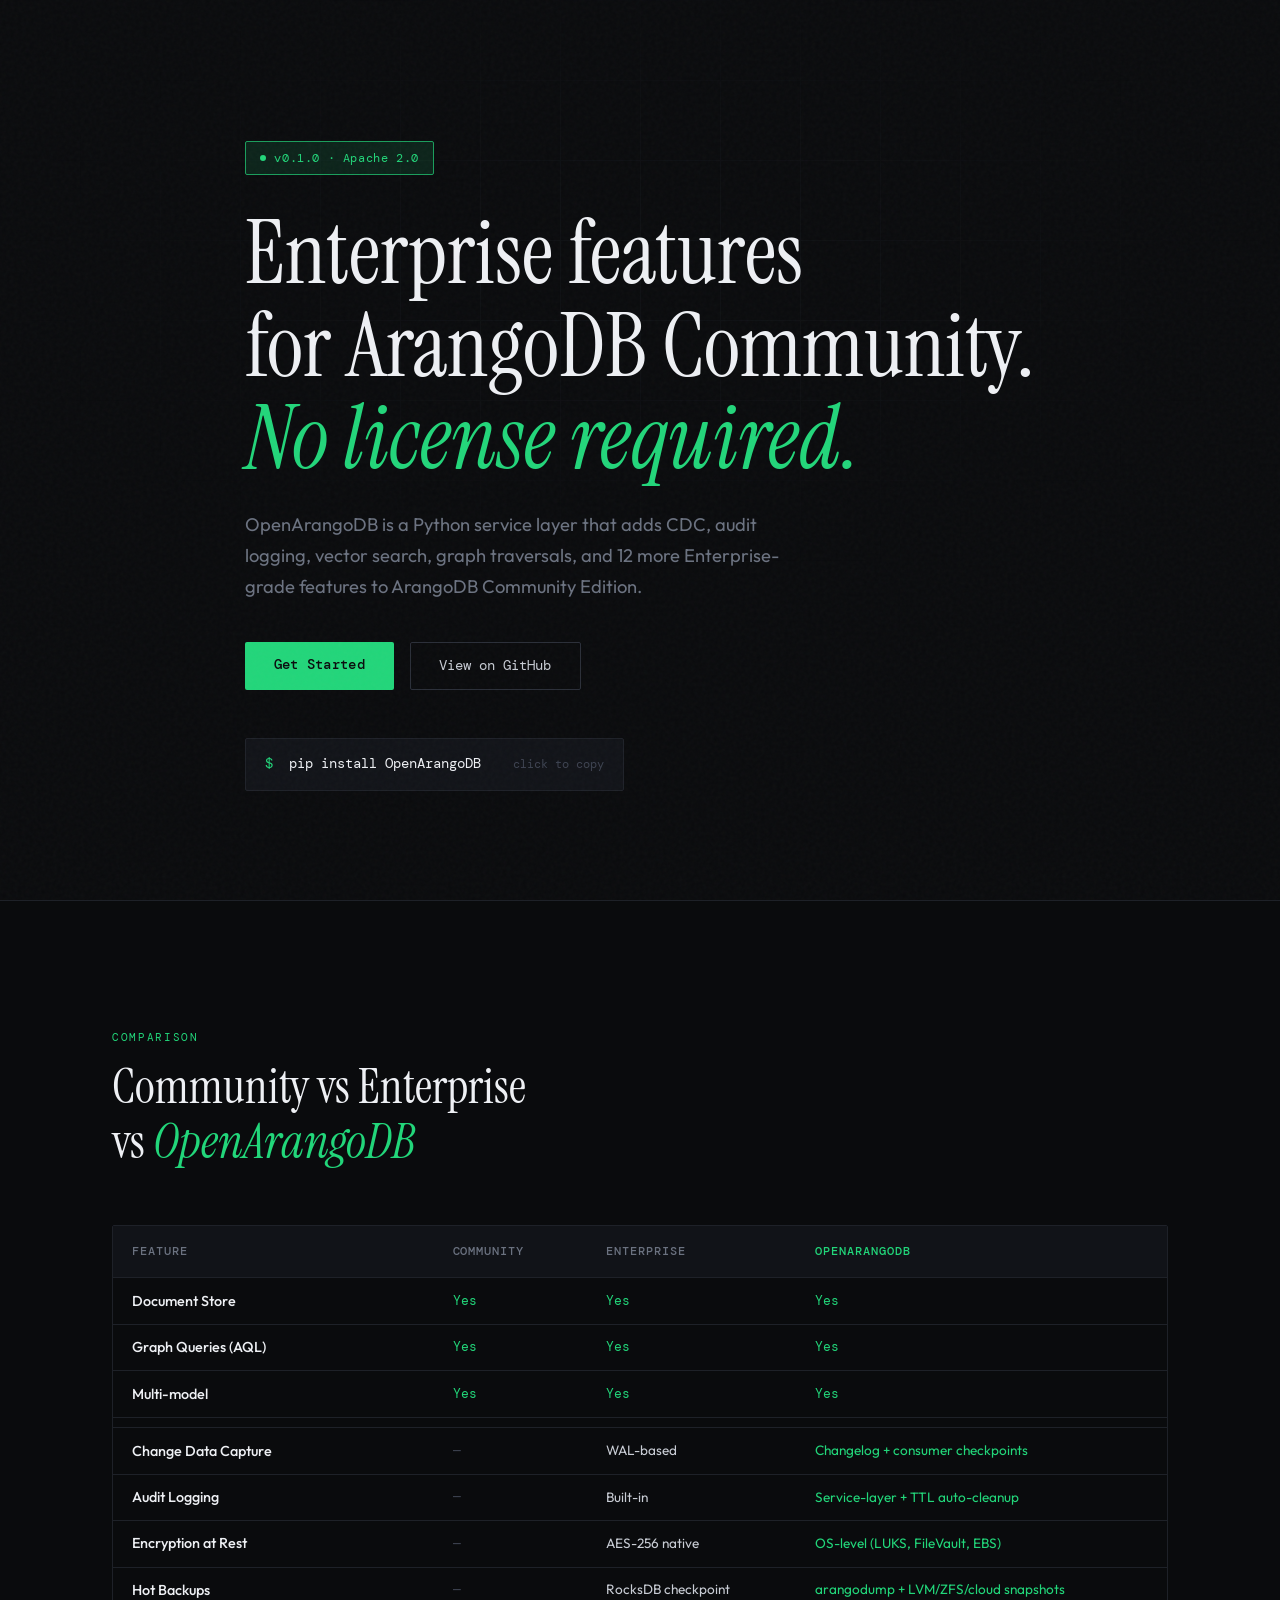
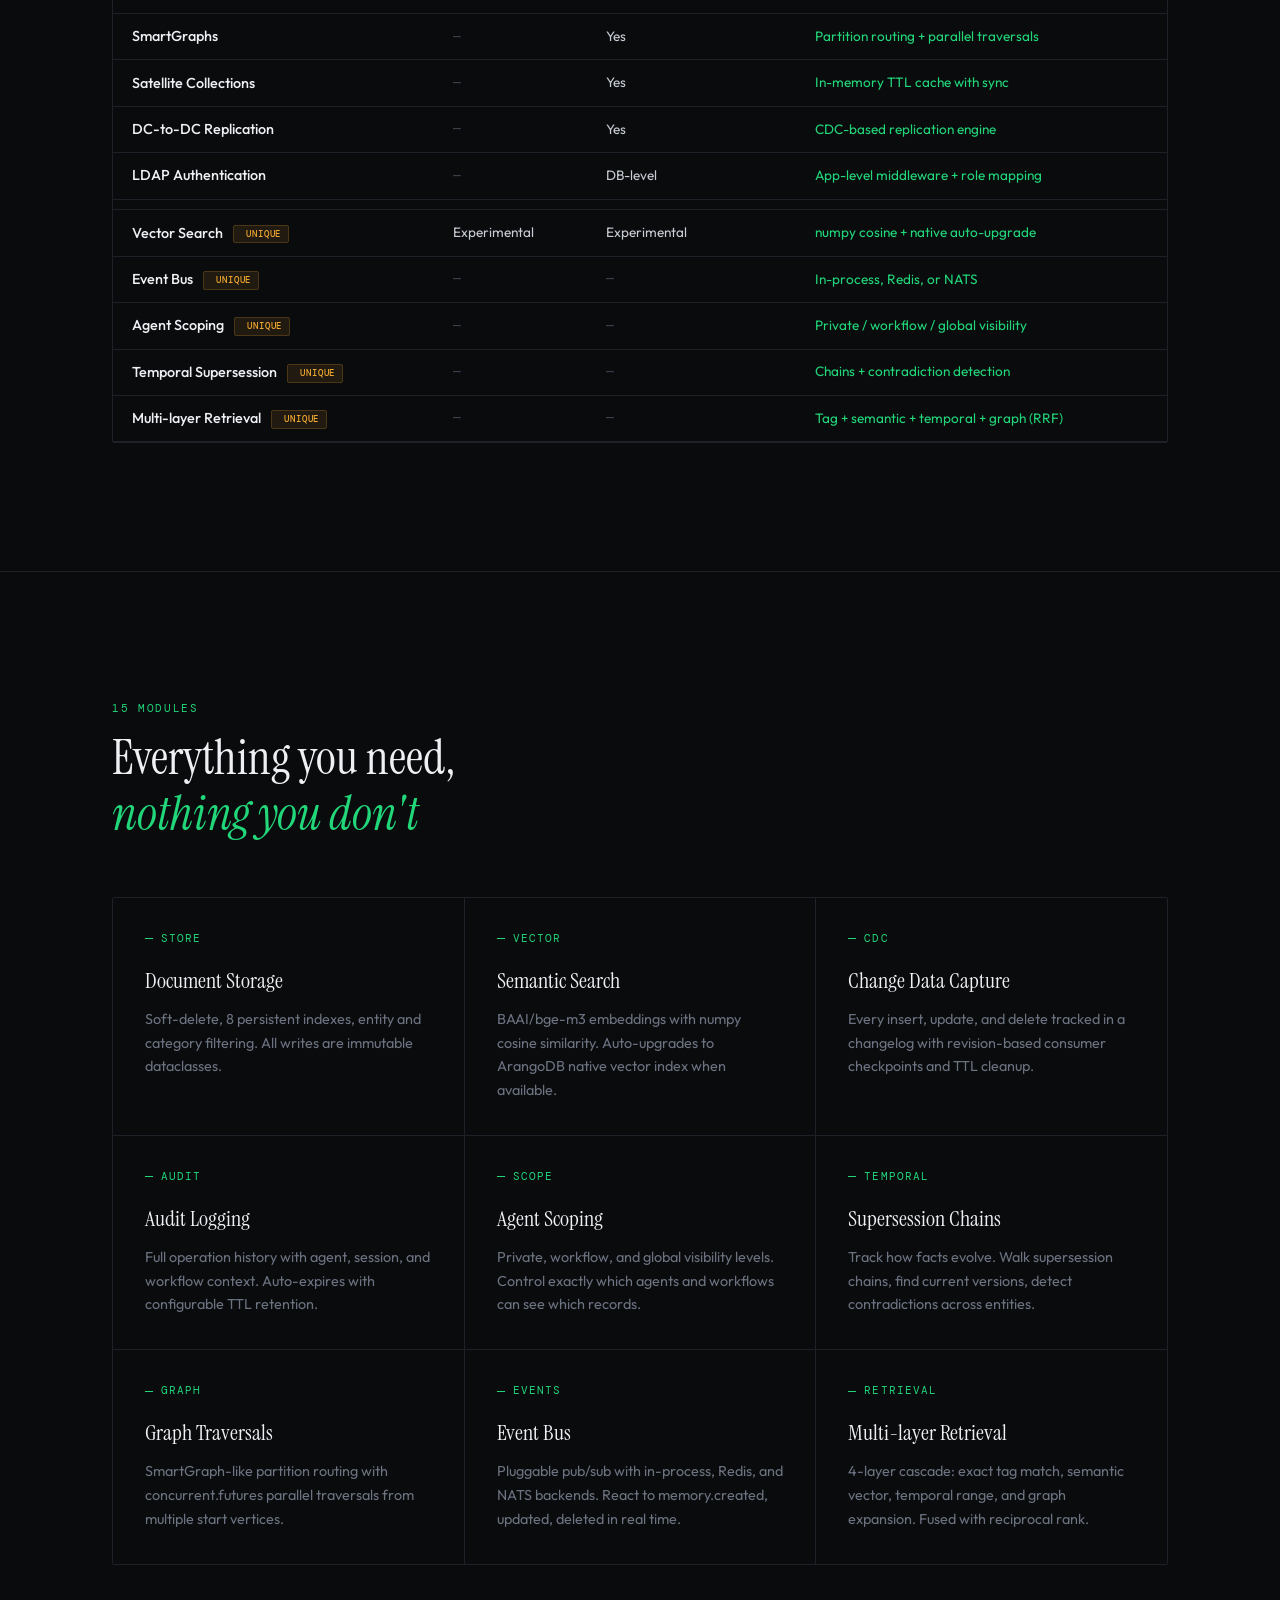
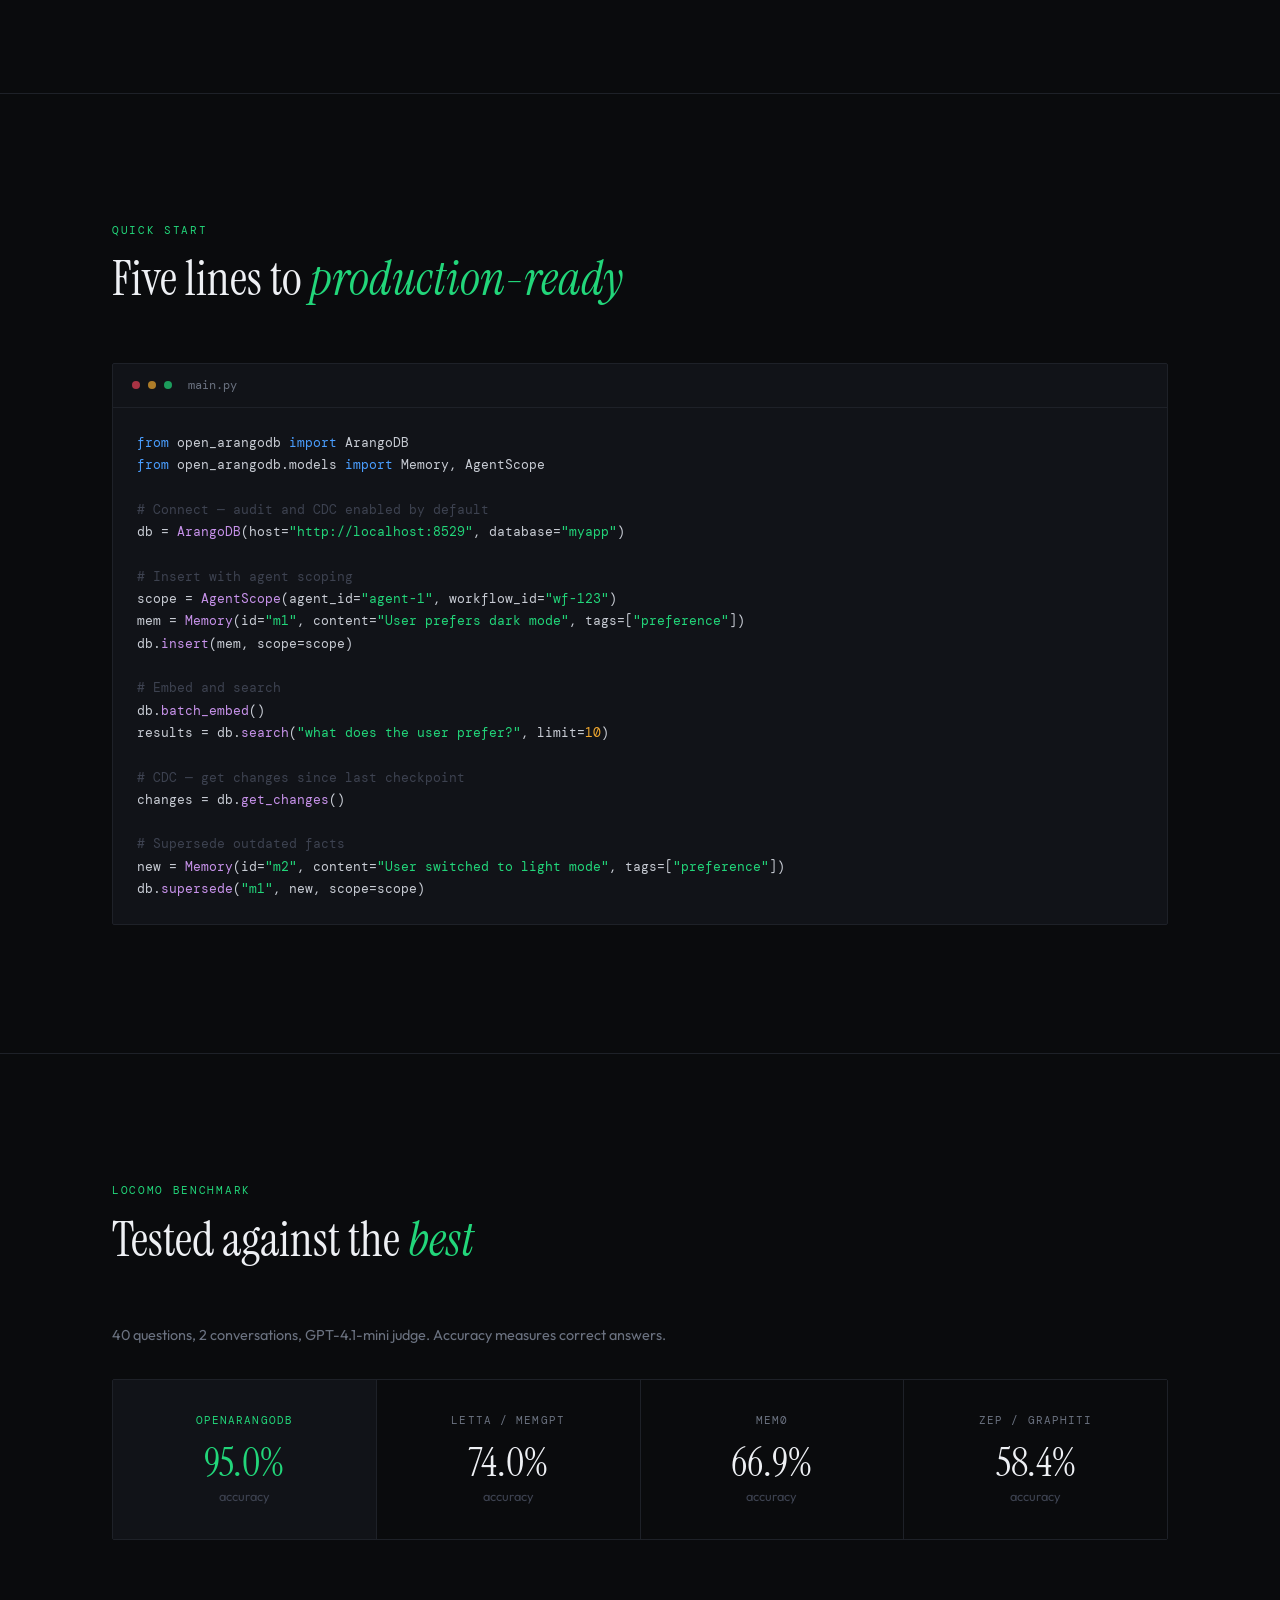
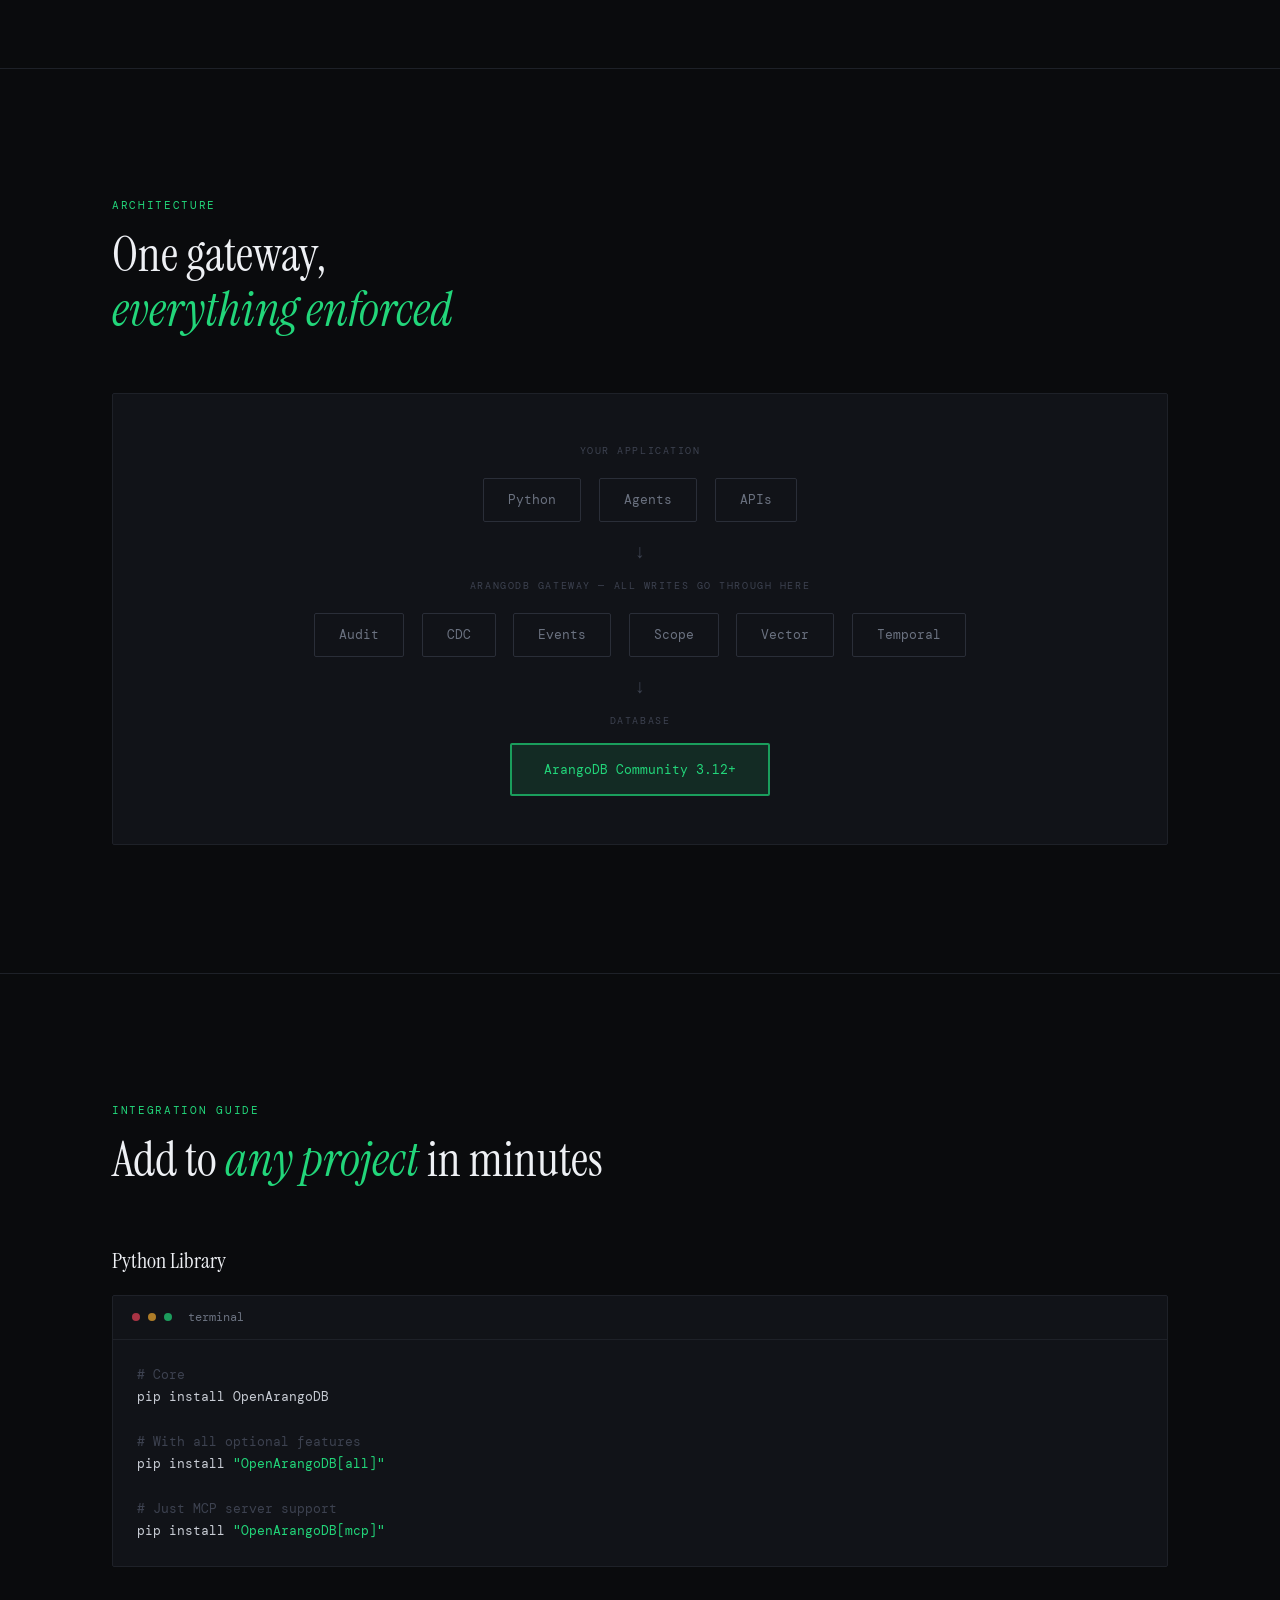
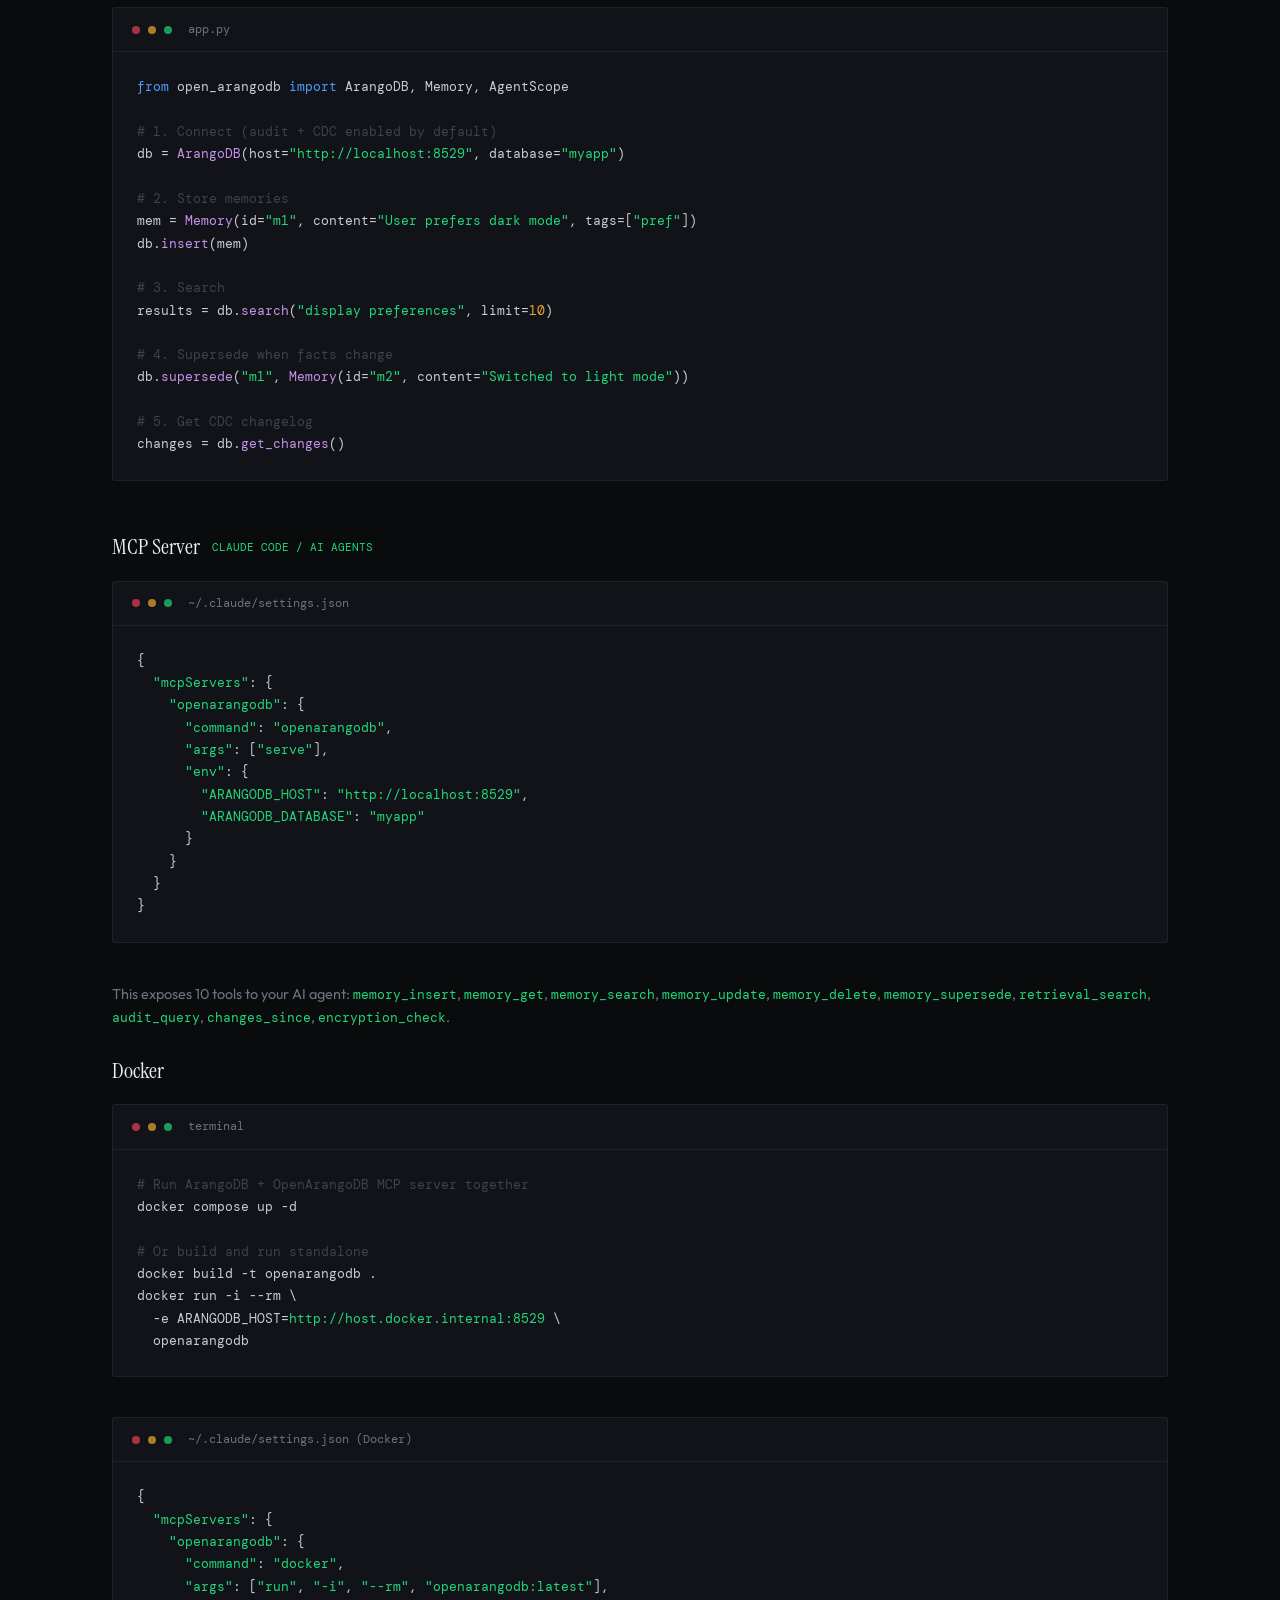
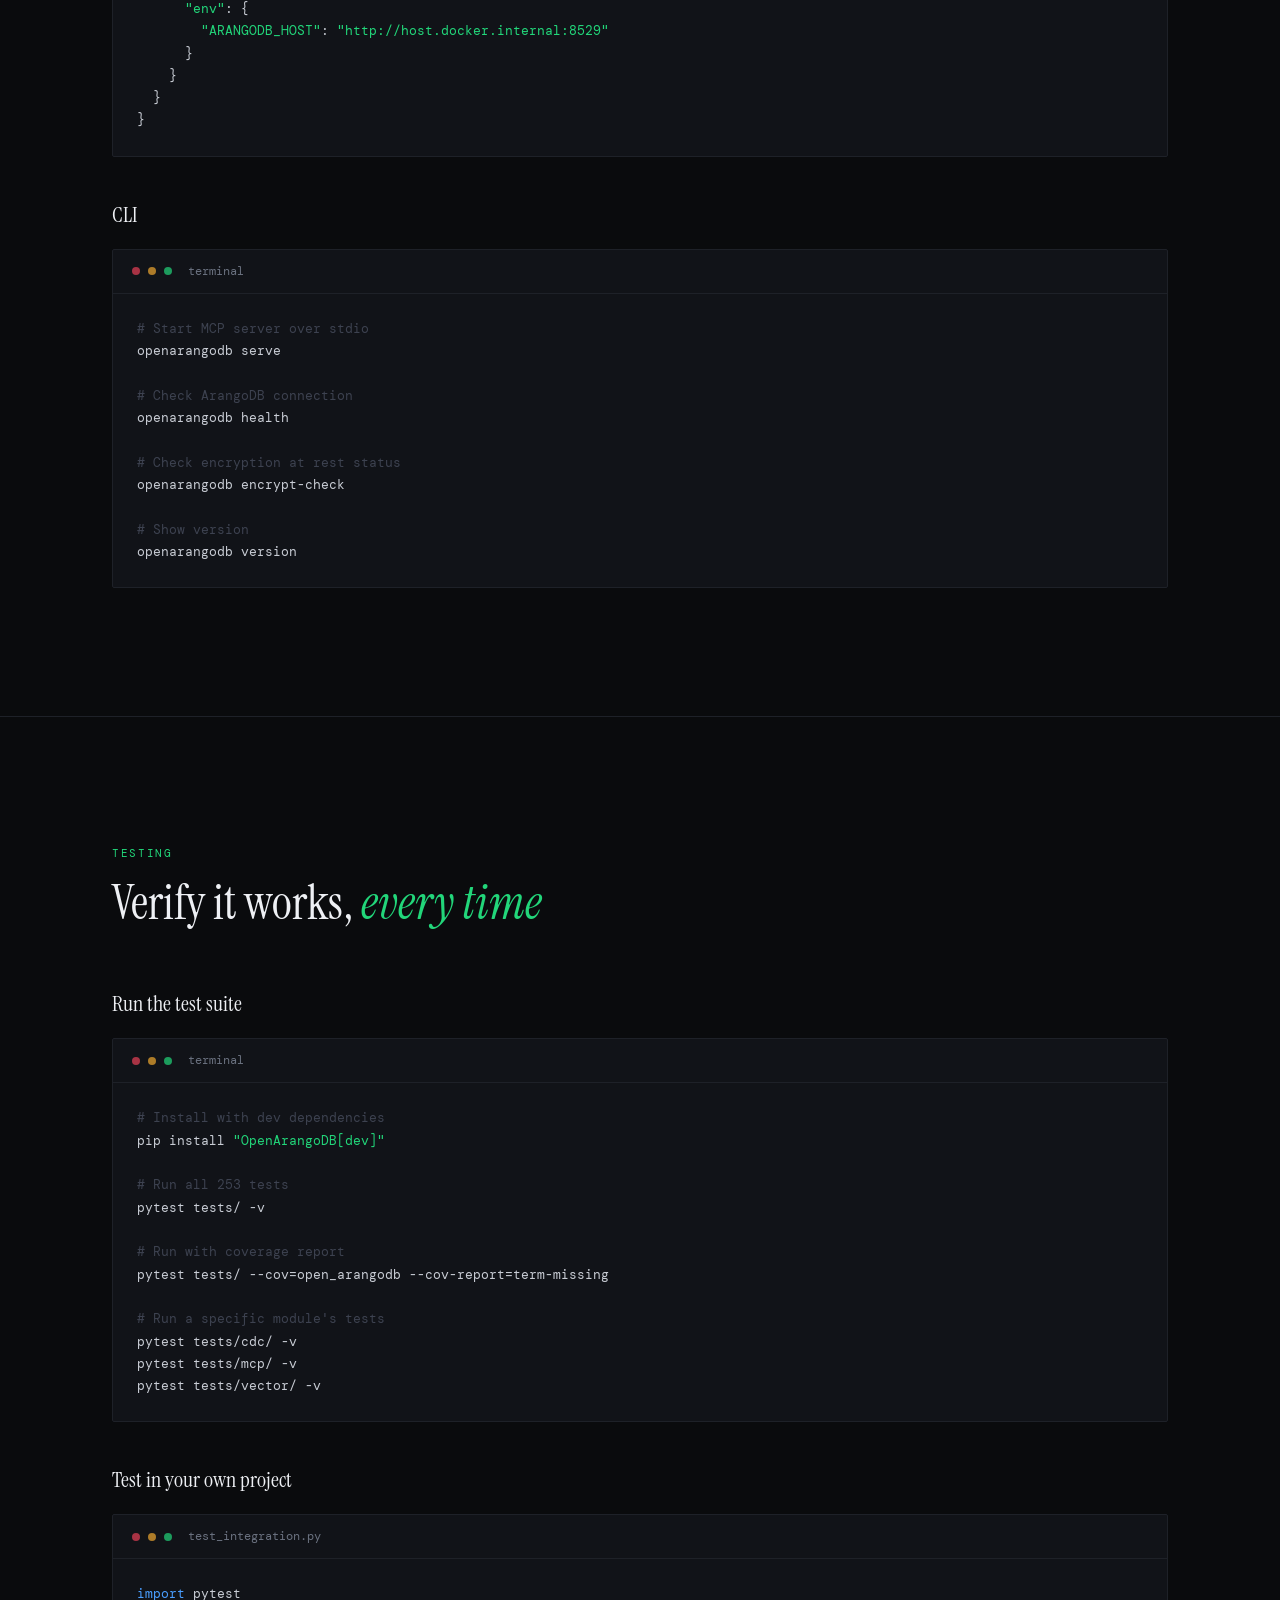
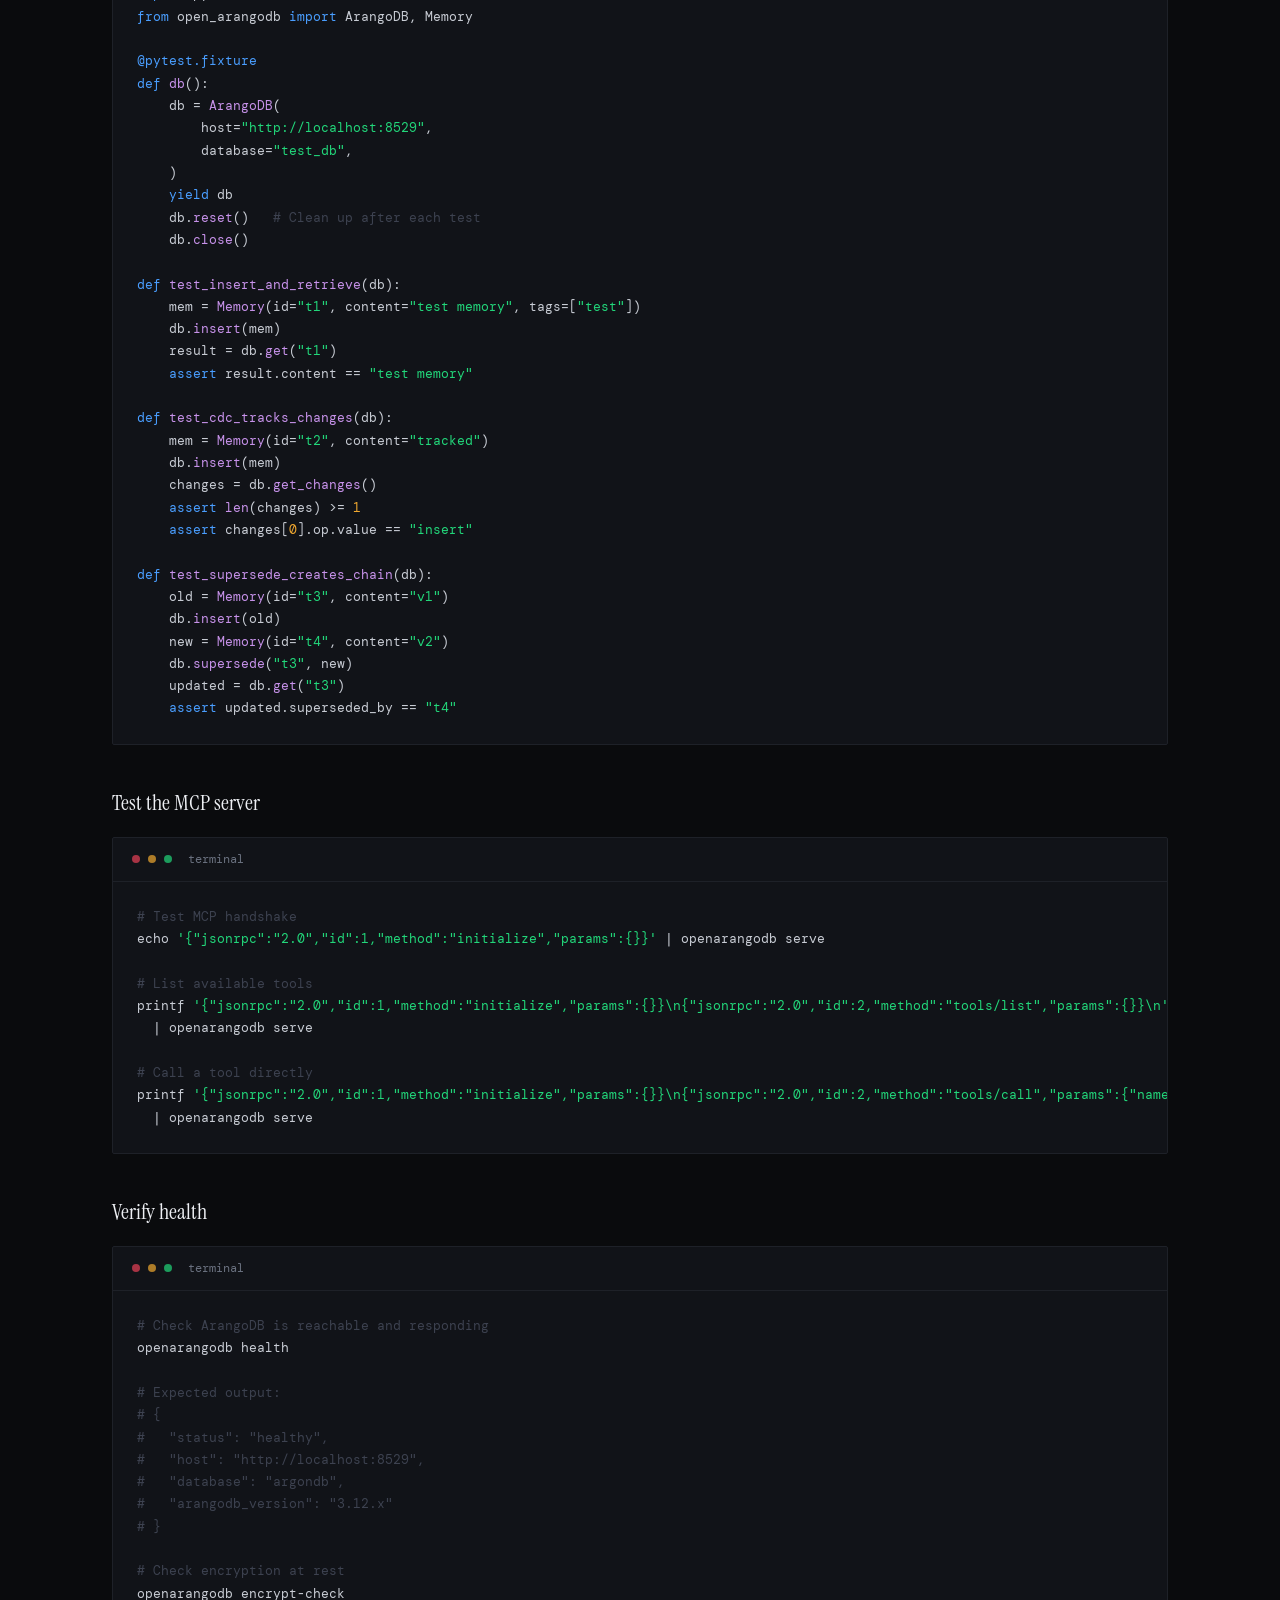
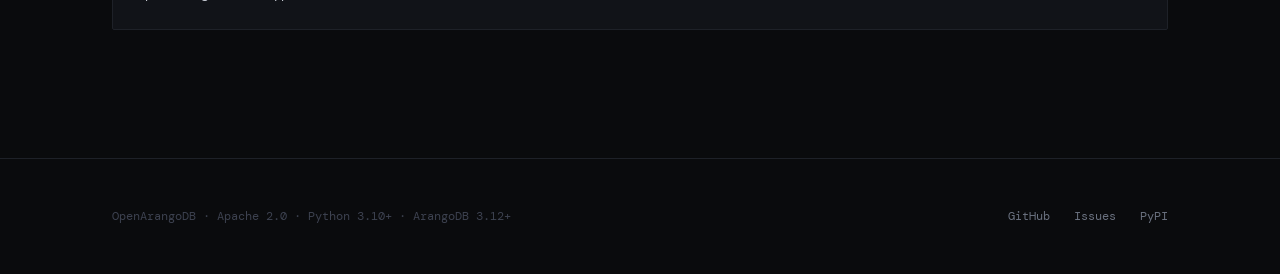
<file: index.html>
<!DOCTYPE html>
<html lang="en">
<head>
<meta charset="UTF-8">
<meta name="viewport" content="width=device-width, initial-scale=1.0">
<title>OpenArangoDB - Enterprise Features for ArangoDB Community</title>
<link rel="icon" href="data:image/svg+xml,<svg xmlns='http://www.w3.org/2000/svg' viewBox='0 0 100 100'><text y='.9em' font-size='90'>⬡</text></svg>">
<link rel="preconnect" href="https://fonts.googleapis.com">
<link rel="preconnect" href="https://fonts.gstatic.com" crossorigin>
<link href="https://fonts.googleapis.com/css2?family=DM+Mono:ital,wght@0,300;0,400;0,500;1,300&family=Instrument+Serif:ital@0;1&family=Outfit:wght@300;400;500;600;700&display=swap" rel="stylesheet">
<style>
*, *::before, *::after { margin: 0; padding: 0; box-sizing: border-box; }

:root {
  --bg: #0a0b0d;
  --bg-elevated: #111318;
  --bg-card: #161920;
  --border: #1e2128;
  --border-bright: #2a2e38;
  --text: #c8ccd4;
  --text-muted: #6b7280;
  --text-dim: #3d4250;
  --heading: #eef0f4;
  --accent: #22d67a;
  --accent-dim: #1a9e5c;
  --accent-glow: rgba(34, 214, 122, 0.12);
  --amber: #f0a830;
  --red: #e84057;
  --blue: #4a9eff;
  --serif: 'Instrument Serif', Georgia, serif;
  --sans: 'Outfit', system-ui, sans-serif;
  --mono: 'DM Mono', 'Menlo', monospace;
}

html { scroll-behavior: smooth; }

body {
  font-family: var(--sans);
  background: var(--bg);
  color: var(--text);
  line-height: 1.6;
  overflow-x: hidden;
  -webkit-font-smoothing: antialiased;
}

/* ── Noise overlay ── */
body::before {
  content: '';
  position: fixed;
  inset: 0;
  background-image: url("data:image/svg+xml,%3Csvg viewBox='0 0 256 256' xmlns='http://www.w3.org/2000/svg'%3E%3Cfilter id='noise'%3E%3CfeTurbulence type='fractalNoise' baseFrequency='0.9' numOctaves='4' stitchTiles='stitch'/%3E%3C/filter%3E%3Crect width='100%25' height='100%25' filter='url(%23noise)' opacity='0.03'/%3E%3C/svg%3E");
  pointer-events: none;
  z-index: 9999;
}

/* ── Grid lines background ── */
.grid-bg {
  position: fixed;
  inset: 0;
  background-image:
    linear-gradient(var(--border) 1px, transparent 1px),
    linear-gradient(90deg, var(--border) 1px, transparent 1px);
  background-size: 80px 80px;
  opacity: 0.25;
  pointer-events: none;
  z-index: 0;
  mask-image: radial-gradient(ellipse 70% 50% at 50% 30%, black 20%, transparent 70%);
}

/* ── Nav ── */
.site-nav {
  position: fixed;
  top: 0;
  left: 0;
  right: 0;
  z-index: 100;
  background: rgba(10, 11, 13, 0.85);
  backdrop-filter: blur(12px);
  -webkit-backdrop-filter: blur(12px);
  border-bottom: 1px solid var(--border);
  transform: translateY(-100%);
  transition: transform 0.3s ease;
}

.site-nav.visible { transform: translateY(0); }

.nav-inner {
  max-width: 1120px;
  margin: 0 auto;
  padding: 0 2rem;
  display: flex;
  justify-content: space-between;
  align-items: center;
  height: 48px;
}

.nav-brand {
  font-family: var(--serif);
  font-size: 1.1rem;
  color: var(--heading);
  text-decoration: none;
}

.nav-links {
  display: flex;
  gap: 1.5rem;
  list-style: none;
}

.nav-links a {
  font-family: var(--mono);
  font-size: 0.7rem;
  letter-spacing: 0.05em;
  color: var(--text-muted);
  text-decoration: none;
  transition: color 0.2s;
}

.nav-links a:hover { color: var(--accent); }

/* ── Sections ── */
section { position: relative; z-index: 1; }

.container {
  max-width: 1120px;
  margin: 0 auto;
  padding: 0 2rem;
}

/* ── Hero ── */
.hero {
  min-height: 100vh;
  display: flex;
  flex-direction: column;
  justify-content: center;
  padding: 6rem 0 4rem;
  position: relative;
}

.hero-badge {
  display: inline-flex;
  align-items: center;
  gap: 0.5rem;
  font-family: var(--mono);
  font-size: 0.75rem;
  color: var(--accent);
  border: 1px solid var(--accent-dim);
  background: var(--accent-glow);
  padding: 0.4rem 0.9rem;
  border-radius: 2px;
  letter-spacing: 0.05em;
  margin-bottom: 2rem;
  animation: fadeSlideIn 0.6s ease both;
}

.hero-badge::before {
  content: '';
  width: 6px;
  height: 6px;
  background: var(--accent);
  border-radius: 50%;
  animation: pulse 2s infinite;
}

.hero h1 {
  font-family: var(--serif);
  font-size: clamp(3rem, 7vw, 5.5rem);
  font-weight: 400;
  line-height: 1.05;
  color: var(--heading);
  max-width: 900px;
  animation: fadeSlideIn 0.6s 0.1s ease both;
}

.hero h1 em {
  font-style: italic;
  color: var(--accent);
}

.hero-sub {
  font-size: 1.15rem;
  color: var(--text-muted);
  max-width: 560px;
  margin-top: 1.5rem;
  line-height: 1.7;
  animation: fadeSlideIn 0.6s 0.2s ease both;
}

.hero-actions {
  display: flex;
  gap: 1rem;
  margin-top: 2.5rem;
  animation: fadeSlideIn 0.6s 0.3s ease both;
}

.btn-primary {
  font-family: var(--mono);
  font-size: 0.85rem;
  padding: 0.75rem 1.8rem;
  background: var(--accent);
  color: var(--bg);
  border: none;
  border-radius: 2px;
  cursor: pointer;
  text-decoration: none;
  font-weight: 500;
  letter-spacing: 0.02em;
  transition: all 0.2s;
}

.btn-primary:hover {
  background: #2ae888;
  box-shadow: 0 0 24px var(--accent-glow);
}

.btn-secondary {
  font-family: var(--mono);
  font-size: 0.85rem;
  padding: 0.75rem 1.8rem;
  background: transparent;
  color: var(--text);
  border: 1px solid var(--border-bright);
  border-radius: 2px;
  cursor: pointer;
  text-decoration: none;
  transition: all 0.2s;
}

.btn-secondary:hover {
  border-color: var(--text-muted);
  color: var(--heading);
}

/* ── Install bar ── */
.install-bar {
  margin-top: 3rem;
  animation: fadeSlideIn 0.6s 0.4s ease both;
}

.install-cmd {
  font-family: var(--mono);
  font-size: 0.85rem;
  background: var(--bg-elevated);
  border: 1px solid var(--border);
  padding: 0.9rem 1.2rem;
  border-radius: 2px;
  display: inline-flex;
  align-items: center;
  gap: 1rem;
  cursor: pointer;
  transition: border-color 0.2s;
}

.install-cmd:hover { border-color: var(--border-bright); }

.install-cmd .prompt { color: var(--accent); }
.install-cmd .cmd { color: var(--heading); }
.install-cmd .copy {
  color: var(--text-dim);
  font-size: 0.75rem;
  margin-left: 1rem;
  transition: color 0.2s;
}
.install-cmd:hover .copy { color: var(--text-muted); }

/* ── Section headers ── */
.section-header {
  margin-bottom: 3.5rem;
}

.section-label {
  font-family: var(--mono);
  font-size: 0.7rem;
  letter-spacing: 0.15em;
  text-transform: uppercase;
  color: var(--accent);
  margin-bottom: 0.75rem;
}

.section-title {
  font-family: var(--serif);
  font-size: clamp(2rem, 4vw, 3rem);
  font-weight: 400;
  color: var(--heading);
  line-height: 1.15;
}

.section-title em { font-style: italic; color: var(--accent); }

/* ── Comparison Table ── */
.comparison {
  padding: 8rem 0;
  border-top: 1px solid var(--border);
}

.table-wrap {
  overflow-x: auto;
  border: 1px solid var(--border);
  border-radius: 2px;
}

table {
  width: 100%;
  border-collapse: collapse;
  font-size: 0.9rem;
}

thead th {
  font-family: var(--mono);
  font-size: 0.75rem;
  letter-spacing: 0.08em;
  text-transform: uppercase;
  text-align: left;
  padding: 1rem 1.2rem;
  background: var(--bg-elevated);
  border-bottom: 1px solid var(--border);
  color: var(--text-muted);
  font-weight: 500;
  position: sticky;
  top: 0;
}

thead th:last-child { color: var(--accent); }

tbody td {
  padding: 0.7rem 1.2rem;
  border-bottom: 1px solid var(--border);
  vertical-align: middle;
}

tbody tr:hover { background: rgba(255,255,255,0.015); }

tbody td:first-child {
  font-weight: 500;
  color: var(--heading);
  white-space: nowrap;
}

.cell-yes {
  color: var(--accent);
  font-family: var(--mono);
  font-size: 0.8rem;
}

.cell-no {
  color: var(--text-dim);
  font-family: var(--mono);
  font-size: 0.8rem;
}

.cell-detail {
  color: var(--text);
  font-size: 0.85rem;
}

.cell-highlight {
  color: var(--accent);
  font-size: 0.85rem;
}

.row-separator td {
  padding: 0.3rem;
  border-bottom: 1px solid var(--border);
  background: var(--bg);
}

.row-unique td:first-child::after {
  content: ' UNIQUE';
  font-family: var(--mono);
  font-size: 0.55rem;
  letter-spacing: 0.1em;
  color: var(--amber);
  background: rgba(240, 168, 48, 0.1);
  border: 1px solid rgba(240, 168, 48, 0.2);
  padding: 0.15rem 0.4rem;
  border-radius: 2px;
  margin-left: 0.6rem;
  vertical-align: middle;
}

/* ── Features grid ── */
.features {
  padding: 8rem 0;
  border-top: 1px solid var(--border);
}

.features-grid {
  display: grid;
  grid-template-columns: repeat(auto-fit, minmax(320px, 1fr));
  gap: 1px;
  background: var(--border);
  border: 1px solid var(--border);
  border-radius: 2px;
}

.feature-card {
  background: var(--bg);
  padding: 2rem;
  transition: background 0.3s;
}

.feature-card:hover { background: var(--bg-elevated); }

.feature-icon {
  font-family: var(--mono);
  font-size: 0.7rem;
  color: var(--accent);
  letter-spacing: 0.1em;
  text-transform: uppercase;
  margin-bottom: 1rem;
  display: flex;
  align-items: center;
  gap: 0.5rem;
}

.feature-icon::before {
  content: '';
  width: 8px;
  height: 1px;
  background: var(--accent);
}

.feature-card h3 {
  font-family: var(--serif);
  font-size: 1.35rem;
  font-weight: 400;
  color: var(--heading);
  margin-bottom: 0.6rem;
}

.feature-card p {
  color: var(--text-muted);
  font-size: 0.9rem;
  line-height: 1.65;
}

/* ── Code example ── */
.code-section {
  padding: 8rem 0;
  border-top: 1px solid var(--border);
}

.code-block {
  background: var(--bg-elevated);
  border: 1px solid var(--border);
  border-radius: 2px;
  overflow: hidden;
}

.code-header {
  display: flex;
  align-items: center;
  gap: 0.5rem;
  padding: 0.75rem 1.2rem;
  border-bottom: 1px solid var(--border);
  font-family: var(--mono);
  font-size: 0.75rem;
  color: var(--text-muted);
}

.code-dot {
  width: 8px;
  height: 8px;
  border-radius: 50%;
  background: var(--border-bright);
}

.code-dot:nth-child(1) { background: var(--red); opacity: 0.7; }
.code-dot:nth-child(2) { background: var(--amber); opacity: 0.7; }
.code-dot:nth-child(3) { background: var(--accent); opacity: 0.7; }

.code-body {
  padding: 1.5rem;
  overflow-x: auto;
}

.code-body pre {
  font-family: var(--mono);
  font-size: 0.82rem;
  line-height: 1.7;
  color: var(--text);
}

.code-body .kw { color: var(--blue); }
.code-body .fn { color: #c792ea; }
.code-body .str { color: var(--accent); }
.code-body .cm { color: var(--text-dim); }
.code-body .num { color: var(--amber); }

/* ── Benchmark ── */
.benchmark {
  padding: 8rem 0;
  border-top: 1px solid var(--border);
}

.bench-grid {
  display: grid;
  grid-template-columns: repeat(4, 1fr);
  gap: 1px;
  background: var(--border);
  border: 1px solid var(--border);
  border-radius: 2px;
}

.bench-card {
  background: var(--bg);
  padding: 2rem;
  text-align: center;
}

.bench-card:first-child { background: var(--bg-elevated); }

.bench-name {
  font-family: var(--mono);
  font-size: 0.7rem;
  letter-spacing: 0.1em;
  text-transform: uppercase;
  color: var(--text-muted);
  margin-bottom: 0.75rem;
}

.bench-card:first-child .bench-name { color: var(--accent); }

.bench-score {
  font-family: var(--serif);
  font-size: 2.5rem;
  color: var(--heading);
  line-height: 1;
}

.bench-card:first-child .bench-score { color: var(--accent); }

.bench-label {
  font-size: 0.8rem;
  color: var(--text-dim);
  margin-top: 0.3rem;
}

/* ── Architecture ── */
.architecture {
  padding: 8rem 0;
  border-top: 1px solid var(--border);
}

.arch-diagram {
  background: var(--bg-elevated);
  border: 1px solid var(--border);
  border-radius: 2px;
  padding: 3rem;
  font-family: var(--mono);
  font-size: 0.8rem;
  line-height: 1.8;
  color: var(--text-muted);
  text-align: center;
}

.arch-layer {
  display: inline-block;
  padding: 0.6rem 1.5rem;
  border: 1px solid var(--border-bright);
  margin: 0.3rem;
  border-radius: 2px;
  transition: all 0.3s;
  cursor: default;
}

.arch-layer:hover {
  border-color: var(--accent);
  color: var(--accent);
  background: var(--accent-glow);
}

.arch-connector {
  color: var(--text-dim);
  font-size: 1.2rem;
  margin: 0.5rem 0;
}

.arch-label {
  font-size: 0.65rem;
  letter-spacing: 0.15em;
  text-transform: uppercase;
  color: var(--text-dim);
  margin-bottom: 0.75rem;
}

.arch-db {
  display: inline-block;
  padding: 0.8rem 2rem;
  border: 2px solid var(--accent-dim);
  color: var(--accent);
  border-radius: 2px;
  background: var(--accent-glow);
}

/* ── Footer ── */
footer {
  border-top: 1px solid var(--border);
  padding: 3rem 0;
  position: relative;
  z-index: 1;
}

.footer-inner {
  display: flex;
  justify-content: space-between;
  align-items: center;
}

.footer-left {
  font-family: var(--mono);
  font-size: 0.75rem;
  color: var(--text-dim);
}

.footer-links {
  display: flex;
  gap: 1.5rem;
}

.footer-links a {
  font-family: var(--mono);
  font-size: 0.75rem;
  color: var(--text-muted);
  text-decoration: none;
  transition: color 0.2s;
}

.footer-links a:hover { color: var(--accent); }

/* ── Animations ── */
@keyframes fadeSlideIn {
  from { opacity: 0; transform: translateY(16px); }
  to { opacity: 1; transform: translateY(0); }
}

@keyframes pulse {
  0%, 100% { opacity: 1; }
  50% { opacity: 0.4; }
}

.reveal {
  opacity: 0;
  transform: translateY(20px);
  transition: opacity 0.6s ease, transform 0.6s ease;
}

.reveal.visible {
  opacity: 1;
  transform: translateY(0);
}

/* ── Responsive ── */
@media (max-width: 768px) {
  .bench-grid { grid-template-columns: repeat(2, 1fr); }
  .hero-actions { flex-direction: column; align-items: flex-start; }
  .footer-inner { flex-direction: column; gap: 1rem; }
  .arch-diagram { padding: 1.5rem; }
  .features-grid { grid-template-columns: 1fr; }
  .nav-links { gap: 0.6rem; }
  .nav-links a { font-size: 0.6rem; letter-spacing: 0; }
  .nav-brand { font-size: 0.9rem; white-space: nowrap; margin-right: 0.5rem; }
  table { font-size: 0.78rem; }
  thead th, tbody td { padding: 0.6rem 0.8rem; }
  .section-title { font-size: clamp(1.6rem, 5vw, 2.5rem); }
  .comparison, .features, .code-section, .benchmark, .architecture { padding: 5rem 0; }
}

@media (max-width: 480px) {
  .bench-grid { grid-template-columns: 1fr 1fr; }
  .install-cmd { font-size: 0.75rem; flex-wrap: wrap; gap: 0.5rem; }
  .install-cmd .copy { margin-left: 0; }
  .arch-layer { padding: 0.4rem 0.8rem; font-size: 0.7rem; }
  .hero h1 { font-size: clamp(2rem, 8vw, 3.5rem); }
  .nav-inner { padding: 0 1rem; }
  .nav-links { gap: 0.4rem; flex-wrap: nowrap; overflow-x: auto; }
  .nav-links a { font-size: 0.55rem; white-space: nowrap; }
  .nav-brand { font-size: 0.8rem; }
}
</style>
</head>
<body>

<div class="grid-bg"></div>

<!-- ── Nav ── -->
<nav class="site-nav" id="site-nav">
  <div class="nav-inner">
    <a href="#" class="nav-brand">OpenArangoDB</a>
    <div class="nav-links">
      <a href="#comparison">Compare</a>
      <a href="#features">Features</a>
      <a href="#quickstart">Quick Start</a>
      <a href="#benchmarks">Benchmarks</a>
      <a href="#architecture">Architecture</a>
      <a href="#integrate">Integrate</a>
      <a href="#testing">Testing</a>
    </div>
  </div>
</nav>

<!-- ── Hero ── -->
<section class="hero">
  <div class="container">
    <div class="hero-badge">v0.1.0 &middot; Apache 2.0</div>
    <h1>Enterprise features<br>for ArangoDB Community.<br><em>No license required.</em></h1>
    <p class="hero-sub">OpenArangoDB is a Python service layer that adds CDC, audit logging, vector search, graph traversals, and 12 more Enterprise-grade features to ArangoDB Community Edition.</p>
    <div class="hero-actions">
      <a href="#quickstart" class="btn-primary">Get Started</a>
      <a href="https://github.com/bolnet/OpenArangoDB" class="btn-secondary">View on GitHub</a>
    </div>
    <div class="install-bar">
      <div class="install-cmd" onclick="navigator.clipboard.writeText('pip install OpenArangoDB');this.querySelector('.copy').textContent='Copied!'">
        <span class="prompt">$</span>
        <span class="cmd">pip install OpenArangoDB</span>
        <span class="copy">click to copy</span>
      </div>
    </div>
  </div>
</section>

<!-- ── Comparison ── -->
<section class="comparison reveal" id="comparison">
  <div class="container">
    <div class="section-header">
      <div class="section-label">Comparison</div>
      <h2 class="section-title">Community vs Enterprise<br>vs <em>OpenArangoDB</em></h2>
    </div>
    <div class="table-wrap">
      <table>
        <thead>
          <tr>
            <th>Feature</th>
            <th>Community</th>
            <th>Enterprise</th>
            <th>OpenArangoDB</th>
          </tr>
        </thead>
        <tbody>
          <tr>
            <td>Document Store</td>
            <td class="cell-yes">Yes</td>
            <td class="cell-yes">Yes</td>
            <td class="cell-yes">Yes</td>
          </tr>
          <tr>
            <td>Graph Queries (AQL)</td>
            <td class="cell-yes">Yes</td>
            <td class="cell-yes">Yes</td>
            <td class="cell-yes">Yes</td>
          </tr>
          <tr>
            <td>Multi-model</td>
            <td class="cell-yes">Yes</td>
            <td class="cell-yes">Yes</td>
            <td class="cell-yes">Yes</td>
          </tr>
          <tr class="row-separator"><td colspan="4"></td></tr>
          <tr>
            <td>Change Data Capture</td>
            <td class="cell-no">&mdash;</td>
            <td class="cell-detail">WAL-based</td>
            <td class="cell-highlight">Changelog + consumer checkpoints</td>
          </tr>
          <tr>
            <td>Audit Logging</td>
            <td class="cell-no">&mdash;</td>
            <td class="cell-detail">Built-in</td>
            <td class="cell-highlight">Service-layer + TTL auto-cleanup</td>
          </tr>
          <tr>
            <td>Encryption at Rest</td>
            <td class="cell-no">&mdash;</td>
            <td class="cell-detail">AES-256 native</td>
            <td class="cell-highlight">OS-level (LUKS, FileVault, EBS)</td>
          </tr>
          <tr>
            <td>Hot Backups</td>
            <td class="cell-no">&mdash;</td>
            <td class="cell-detail">RocksDB checkpoint</td>
            <td class="cell-highlight">arangodump + LVM/ZFS/cloud snapshots</td>
          </tr>
          <tr>
            <td>SmartGraphs</td>
            <td class="cell-no">&mdash;</td>
            <td class="cell-detail">Yes</td>
            <td class="cell-highlight">Partition routing + parallel traversals</td>
          </tr>
          <tr>
            <td>Satellite Collections</td>
            <td class="cell-no">&mdash;</td>
            <td class="cell-detail">Yes</td>
            <td class="cell-highlight">In-memory TTL cache with sync</td>
          </tr>
          <tr>
            <td>DC-to-DC Replication</td>
            <td class="cell-no">&mdash;</td>
            <td class="cell-detail">Yes</td>
            <td class="cell-highlight">CDC-based replication engine</td>
          </tr>
          <tr>
            <td>LDAP Authentication</td>
            <td class="cell-no">&mdash;</td>
            <td class="cell-detail">DB-level</td>
            <td class="cell-highlight">App-level middleware + role mapping</td>
          </tr>
          <tr class="row-separator"><td colspan="4"></td></tr>
          <tr class="row-unique">
            <td>Vector Search</td>
            <td class="cell-detail">Experimental</td>
            <td class="cell-detail">Experimental</td>
            <td class="cell-highlight">numpy cosine + native auto-upgrade</td>
          </tr>
          <tr class="row-unique">
            <td>Event Bus</td>
            <td class="cell-no">&mdash;</td>
            <td class="cell-no">&mdash;</td>
            <td class="cell-highlight">In-process, Redis, or NATS</td>
          </tr>
          <tr class="row-unique">
            <td>Agent Scoping</td>
            <td class="cell-no">&mdash;</td>
            <td class="cell-no">&mdash;</td>
            <td class="cell-highlight">Private / workflow / global visibility</td>
          </tr>
          <tr class="row-unique">
            <td>Temporal Supersession</td>
            <td class="cell-no">&mdash;</td>
            <td class="cell-no">&mdash;</td>
            <td class="cell-highlight">Chains + contradiction detection</td>
          </tr>
          <tr class="row-unique">
            <td>Multi-layer Retrieval</td>
            <td class="cell-no">&mdash;</td>
            <td class="cell-no">&mdash;</td>
            <td class="cell-highlight">Tag + semantic + temporal + graph (RRF)</td>
          </tr>
        </tbody>
      </table>
    </div>
  </div>
</section>

<!-- ── Features ── -->
<section class="features reveal" id="features">
  <div class="container">
    <div class="section-header">
      <div class="section-label">15 Modules</div>
      <h2 class="section-title">Everything you need,<br><em>nothing you don't</em></h2>
    </div>
    <div class="features-grid">
      <div class="feature-card">
        <div class="feature-icon">Store</div>
        <h3>Document Storage</h3>
        <p>Soft-delete, 8 persistent indexes, entity and category filtering. All writes are immutable dataclasses.</p>
      </div>
      <div class="feature-card">
        <div class="feature-icon">Vector</div>
        <h3>Semantic Search</h3>
        <p>BAAI/bge-m3 embeddings with numpy cosine similarity. Auto-upgrades to ArangoDB native vector index when available.</p>
      </div>
      <div class="feature-card">
        <div class="feature-icon">CDC</div>
        <h3>Change Data Capture</h3>
        <p>Every insert, update, and delete tracked in a changelog with revision-based consumer checkpoints and TTL cleanup.</p>
      </div>
      <div class="feature-card">
        <div class="feature-icon">Audit</div>
        <h3>Audit Logging</h3>
        <p>Full operation history with agent, session, and workflow context. Auto-expires with configurable TTL retention.</p>
      </div>
      <div class="feature-card">
        <div class="feature-icon">Scope</div>
        <h3>Agent Scoping</h3>
        <p>Private, workflow, and global visibility levels. Control exactly which agents and workflows can see which records.</p>
      </div>
      <div class="feature-card">
        <div class="feature-icon">Temporal</div>
        <h3>Supersession Chains</h3>
        <p>Track how facts evolve. Walk supersession chains, find current versions, detect contradictions across entities.</p>
      </div>
      <div class="feature-card">
        <div class="feature-icon">Graph</div>
        <h3>Graph Traversals</h3>
        <p>SmartGraph-like partition routing with concurrent.futures parallel traversals from multiple start vertices.</p>
      </div>
      <div class="feature-card">
        <div class="feature-icon">Events</div>
        <h3>Event Bus</h3>
        <p>Pluggable pub/sub with in-process, Redis, and NATS backends. React to memory.created, updated, deleted in real time.</p>
      </div>
      <div class="feature-card">
        <div class="feature-icon">Retrieval</div>
        <h3>Multi-layer Retrieval</h3>
        <p>4-layer cascade: exact tag match, semantic vector, temporal range, and graph expansion. Fused with reciprocal rank.</p>
      </div>
    </div>
  </div>
</section>

<!-- ── Code Example ── -->
<section class="code-section reveal" id="quickstart">
  <div class="container">
    <div class="section-header">
      <div class="section-label">Quick Start</div>
      <h2 class="section-title">Five lines to <em>production-ready</em></h2>
    </div>
    <div class="code-block">
      <div class="code-header">
        <span class="code-dot"></span>
        <span class="code-dot"></span>
        <span class="code-dot"></span>
        <span style="margin-left: 0.5rem;">main.py</span>
      </div>
      <div class="code-body">
<pre><span class="kw">from</span> open_arangodb <span class="kw">import</span> ArangoDB
<span class="kw">from</span> open_arangodb.models <span class="kw">import</span> Memory, AgentScope

<span class="cm"># Connect — audit and CDC enabled by default</span>
db = <span class="fn">ArangoDB</span>(host=<span class="str">"http://localhost:8529"</span>, database=<span class="str">"myapp"</span>)

<span class="cm"># Insert with agent scoping</span>
scope = <span class="fn">AgentScope</span>(agent_id=<span class="str">"agent-1"</span>, workflow_id=<span class="str">"wf-123"</span>)
mem = <span class="fn">Memory</span>(id=<span class="str">"m1"</span>, content=<span class="str">"User prefers dark mode"</span>, tags=[<span class="str">"preference"</span>])
db.<span class="fn">insert</span>(mem, scope=scope)

<span class="cm"># Embed and search</span>
db.<span class="fn">batch_embed</span>()
results = db.<span class="fn">search</span>(<span class="str">"what does the user prefer?"</span>, limit=<span class="num">10</span>)

<span class="cm"># CDC — get changes since last checkpoint</span>
changes = db.<span class="fn">get_changes</span>()

<span class="cm"># Supersede outdated facts</span>
new = <span class="fn">Memory</span>(id=<span class="str">"m2"</span>, content=<span class="str">"User switched to light mode"</span>, tags=[<span class="str">"preference"</span>])
db.<span class="fn">supersede</span>(<span class="str">"m1"</span>, new, scope=scope)</pre>
      </div>
    </div>
  </div>
</section>

<!-- ── Benchmark ── -->
<section class="benchmark reveal" id="benchmarks">
  <div class="container">
    <div class="section-header">
      <div class="section-label">LoCoMo Benchmark</div>
      <h2 class="section-title">Tested against the <em>best</em></h2>
    </div>
    <p style="color: var(--text-muted); margin-bottom: 2rem; font-size: 0.9rem;">
      40 questions, 2 conversations, GPT-4.1-mini judge. Accuracy measures correct answers.
    </p>
    <div class="bench-grid">
      <div class="bench-card">
        <div class="bench-name">OpenArangoDB</div>
        <div class="bench-score">95.0%</div>
        <div class="bench-label">accuracy</div>
      </div>
      <div class="bench-card">
        <div class="bench-name">Letta / MemGPT</div>
        <div class="bench-score">74.0%</div>
        <div class="bench-label">accuracy</div>
      </div>
      <div class="bench-card">
        <div class="bench-name">Mem0</div>
        <div class="bench-score">66.9%</div>
        <div class="bench-label">accuracy</div>
      </div>
      <div class="bench-card">
        <div class="bench-name">Zep / Graphiti</div>
        <div class="bench-score">58.4%</div>
        <div class="bench-label">accuracy</div>
      </div>
    </div>
  </div>
</section>

<!-- ── Architecture ── -->
<section class="architecture reveal" id="architecture">
  <div class="container">
    <div class="section-header">
      <div class="section-label">Architecture</div>
      <h2 class="section-title">One gateway,<br><em>everything enforced</em></h2>
    </div>
    <div class="arch-diagram">
      <div class="arch-label">Your Application</div>
      <div><span class="arch-layer">Python</span> <span class="arch-layer">Agents</span> <span class="arch-layer">APIs</span></div>
      <div class="arch-connector">&darr;</div>
      <div class="arch-label">ArangoDB Gateway &mdash; all writes go through here</div>
      <div>
        <span class="arch-layer">Audit</span>
        <span class="arch-layer">CDC</span>
        <span class="arch-layer">Events</span>
        <span class="arch-layer">Scope</span>
        <span class="arch-layer">Vector</span>
        <span class="arch-layer">Temporal</span>
      </div>
      <div class="arch-connector">&darr;</div>
      <div class="arch-label">Database</div>
      <div><span class="arch-db">ArangoDB Community 3.12+</span></div>
    </div>
  </div>
</section>

<!-- ── Integration ── -->
<section class="code-section reveal" id="integrate">
  <div class="container">
    <div class="section-header">
      <div class="section-label">Integration Guide</div>
      <h2 class="section-title">Add to <em>any project</em> in minutes</h2>
    </div>

    <!-- Python / pip -->
    <h3 style="font-family: var(--serif); color: var(--heading); font-size: 1.4rem; font-weight: 400; margin-bottom: 1rem;">Python Library</h3>
    <div class="code-block" style="margin-bottom: 2.5rem;">
      <div class="code-header">
        <span class="code-dot"></span><span class="code-dot"></span><span class="code-dot"></span>
        <span style="margin-left: 0.5rem;">terminal</span>
      </div>
      <div class="code-body">
<pre><span class="cm"># Core</span>
pip install OpenArangoDB

<span class="cm"># With all optional features</span>
pip install <span class="str">"OpenArangoDB[all]"</span>

<span class="cm"># Just MCP server support</span>
pip install <span class="str">"OpenArangoDB[mcp]"</span></pre>
      </div>
    </div>

    <div class="code-block" style="margin-bottom: 3rem;">
      <div class="code-header">
        <span class="code-dot"></span><span class="code-dot"></span><span class="code-dot"></span>
        <span style="margin-left: 0.5rem;">app.py</span>
      </div>
      <div class="code-body">
<pre><span class="kw">from</span> open_arangodb <span class="kw">import</span> ArangoDB, Memory, AgentScope

<span class="cm"># 1. Connect (audit + CDC enabled by default)</span>
db = <span class="fn">ArangoDB</span>(host=<span class="str">"http://localhost:8529"</span>, database=<span class="str">"myapp"</span>)

<span class="cm"># 2. Store memories</span>
mem = <span class="fn">Memory</span>(id=<span class="str">"m1"</span>, content=<span class="str">"User prefers dark mode"</span>, tags=[<span class="str">"pref"</span>])
db.<span class="fn">insert</span>(mem)

<span class="cm"># 3. Search</span>
results = db.<span class="fn">search</span>(<span class="str">"display preferences"</span>, limit=<span class="num">10</span>)

<span class="cm"># 4. Supersede when facts change</span>
db.<span class="fn">supersede</span>(<span class="str">"m1"</span>, <span class="fn">Memory</span>(id=<span class="str">"m2"</span>, content=<span class="str">"Switched to light mode"</span>))

<span class="cm"># 5. Get CDC changelog</span>
changes = db.<span class="fn">get_changes</span>()</pre>
      </div>
    </div>

    <!-- MCP Server -->
    <h3 style="font-family: var(--serif); color: var(--heading); font-size: 1.4rem; font-weight: 400; margin-bottom: 1rem;">MCP Server <span style="font-family: var(--mono); font-size: 0.7rem; color: var(--accent); vertical-align: middle; margin-left: 0.5rem;">CLAUDE CODE / AI AGENTS</span></h3>
    <div class="code-block" style="margin-bottom: 2.5rem;">
      <div class="code-header">
        <span class="code-dot"></span><span class="code-dot"></span><span class="code-dot"></span>
        <span style="margin-left: 0.5rem;">~/.claude/settings.json</span>
      </div>
      <div class="code-body">
<pre>{
  <span class="str">"mcpServers"</span>: {
    <span class="str">"openarangodb"</span>: {
      <span class="str">"command"</span>: <span class="str">"openarangodb"</span>,
      <span class="str">"args"</span>: [<span class="str">"serve"</span>],
      <span class="str">"env"</span>: {
        <span class="str">"ARANGODB_HOST"</span>: <span class="str">"http://localhost:8529"</span>,
        <span class="str">"ARANGODB_DATABASE"</span>: <span class="str">"myapp"</span>
      }
    }
  }
}</pre>
      </div>
    </div>

    <p style="color: var(--text-muted); font-size: 0.9rem; margin-bottom: 1.5rem;">
      This exposes 10 tools to your AI agent: <code style="font-family: var(--mono); color: var(--accent); font-size: 0.82rem;">memory_insert</code>,
      <code style="font-family: var(--mono); color: var(--accent); font-size: 0.82rem;">memory_get</code>,
      <code style="font-family: var(--mono); color: var(--accent); font-size: 0.82rem;">memory_search</code>,
      <code style="font-family: var(--mono); color: var(--accent); font-size: 0.82rem;">memory_update</code>,
      <code style="font-family: var(--mono); color: var(--accent); font-size: 0.82rem;">memory_delete</code>,
      <code style="font-family: var(--mono); color: var(--accent); font-size: 0.82rem;">memory_supersede</code>,
      <code style="font-family: var(--mono); color: var(--accent); font-size: 0.82rem;">retrieval_search</code>,
      <code style="font-family: var(--mono); color: var(--accent); font-size: 0.82rem;">audit_query</code>,
      <code style="font-family: var(--mono); color: var(--accent); font-size: 0.82rem;">changes_since</code>,
      <code style="font-family: var(--mono); color: var(--accent); font-size: 0.82rem;">encryption_check</code>.
    </p>

    <!-- Docker -->
    <h3 style="font-family: var(--serif); color: var(--heading); font-size: 1.4rem; font-weight: 400; margin-bottom: 1rem;">Docker</h3>
    <div class="code-block" style="margin-bottom: 2.5rem;">
      <div class="code-header">
        <span class="code-dot"></span><span class="code-dot"></span><span class="code-dot"></span>
        <span style="margin-left: 0.5rem;">terminal</span>
      </div>
      <div class="code-body">
<pre><span class="cm"># Run ArangoDB + OpenArangoDB MCP server together</span>
docker compose up -d

<span class="cm"># Or build and run standalone</span>
docker build -t openarangodb .
docker run -i --rm \
  -e ARANGODB_HOST=<span class="str">http://host.docker.internal:8529</span> \
  openarangodb</pre>
      </div>
    </div>

    <!-- Docker MCP config -->
    <div class="code-block" style="margin-bottom: 2.5rem;">
      <div class="code-header">
        <span class="code-dot"></span><span class="code-dot"></span><span class="code-dot"></span>
        <span style="margin-left: 0.5rem;">~/.claude/settings.json (Docker)</span>
      </div>
      <div class="code-body">
<pre>{
  <span class="str">"mcpServers"</span>: {
    <span class="str">"openarangodb"</span>: {
      <span class="str">"command"</span>: <span class="str">"docker"</span>,
      <span class="str">"args"</span>: [<span class="str">"run"</span>, <span class="str">"-i"</span>, <span class="str">"--rm"</span>, <span class="str">"openarangodb:latest"</span>],
      <span class="str">"env"</span>: {
        <span class="str">"ARANGODB_HOST"</span>: <span class="str">"http://host.docker.internal:8529"</span>
      }
    }
  }
}</pre>
      </div>
    </div>

    <!-- CLI -->
    <h3 style="font-family: var(--serif); color: var(--heading); font-size: 1.4rem; font-weight: 400; margin-bottom: 1rem;">CLI</h3>
    <div class="code-block">
      <div class="code-header">
        <span class="code-dot"></span><span class="code-dot"></span><span class="code-dot"></span>
        <span style="margin-left: 0.5rem;">terminal</span>
      </div>
      <div class="code-body">
<pre><span class="cm"># Start MCP server over stdio</span>
openarangodb serve

<span class="cm"># Check ArangoDB connection</span>
openarangodb health

<span class="cm"># Check encryption at rest status</span>
openarangodb encrypt-check

<span class="cm"># Show version</span>
openarangodb version</pre>
      </div>
    </div>

  </div>
</section>

<!-- ── Testing ── -->
<section class="code-section reveal" id="testing">
  <div class="container">
    <div class="section-header">
      <div class="section-label">Testing</div>
      <h2 class="section-title">Verify it works, <em>every time</em></h2>
    </div>

    <h3 style="font-family: var(--serif); color: var(--heading); font-size: 1.4rem; font-weight: 400; margin-bottom: 1rem;">Run the test suite</h3>
    <div class="code-block" style="margin-bottom: 2.5rem;">
      <div class="code-header">
        <span class="code-dot"></span><span class="code-dot"></span><span class="code-dot"></span>
        <span style="margin-left: 0.5rem;">terminal</span>
      </div>
      <div class="code-body">
<pre><span class="cm"># Install with dev dependencies</span>
pip install <span class="str">"OpenArangoDB[dev]"</span>

<span class="cm"># Run all 253 tests</span>
pytest tests/ -v

<span class="cm"># Run with coverage report</span>
pytest tests/ --cov=open_arangodb --cov-report=term-missing

<span class="cm"># Run a specific module's tests</span>
pytest tests/cdc/ -v
pytest tests/mcp/ -v
pytest tests/vector/ -v</pre>
      </div>
    </div>

    <h3 style="font-family: var(--serif); color: var(--heading); font-size: 1.4rem; font-weight: 400; margin-bottom: 1rem;">Test in your own project</h3>
    <div class="code-block" style="margin-bottom: 2.5rem;">
      <div class="code-header">
        <span class="code-dot"></span><span class="code-dot"></span><span class="code-dot"></span>
        <span style="margin-left: 0.5rem;">test_integration.py</span>
      </div>
      <div class="code-body">
<pre><span class="kw">import</span> pytest
<span class="kw">from</span> open_arangodb <span class="kw">import</span> ArangoDB, Memory

<span class="kw">@pytest.fixture</span>
<span class="kw">def</span> <span class="fn">db</span>():
    db = <span class="fn">ArangoDB</span>(
        host=<span class="str">"http://localhost:8529"</span>,
        database=<span class="str">"test_db"</span>,
    )
    <span class="kw">yield</span> db
    db.<span class="fn">reset</span>()   <span class="cm"># Clean up after each test</span>
    db.<span class="fn">close</span>()

<span class="kw">def</span> <span class="fn">test_insert_and_retrieve</span>(db):
    mem = <span class="fn">Memory</span>(id=<span class="str">"t1"</span>, content=<span class="str">"test memory"</span>, tags=[<span class="str">"test"</span>])
    db.<span class="fn">insert</span>(mem)
    result = db.<span class="fn">get</span>(<span class="str">"t1"</span>)
    <span class="kw">assert</span> result.content == <span class="str">"test memory"</span>

<span class="kw">def</span> <span class="fn">test_cdc_tracks_changes</span>(db):
    mem = <span class="fn">Memory</span>(id=<span class="str">"t2"</span>, content=<span class="str">"tracked"</span>)
    db.<span class="fn">insert</span>(mem)
    changes = db.<span class="fn">get_changes</span>()
    <span class="kw">assert</span> <span class="fn">len</span>(changes) >= <span class="num">1</span>
    <span class="kw">assert</span> changes[<span class="num">0</span>].op.value == <span class="str">"insert"</span>

<span class="kw">def</span> <span class="fn">test_supersede_creates_chain</span>(db):
    old = <span class="fn">Memory</span>(id=<span class="str">"t3"</span>, content=<span class="str">"v1"</span>)
    db.<span class="fn">insert</span>(old)
    new = <span class="fn">Memory</span>(id=<span class="str">"t4"</span>, content=<span class="str">"v2"</span>)
    db.<span class="fn">supersede</span>(<span class="str">"t3"</span>, new)
    updated = db.<span class="fn">get</span>(<span class="str">"t3"</span>)
    <span class="kw">assert</span> updated.superseded_by == <span class="str">"t4"</span></pre>
      </div>
    </div>

    <h3 style="font-family: var(--serif); color: var(--heading); font-size: 1.4rem; font-weight: 400; margin-bottom: 1rem;">Test the MCP server</h3>
    <div class="code-block" style="margin-bottom: 2.5rem;">
      <div class="code-header">
        <span class="code-dot"></span><span class="code-dot"></span><span class="code-dot"></span>
        <span style="margin-left: 0.5rem;">terminal</span>
      </div>
      <div class="code-body">
<pre><span class="cm"># Test MCP handshake</span>
echo <span class="str">'{"jsonrpc":"2.0","id":1,"method":"initialize","params":{}}'</span> | openarangodb serve

<span class="cm"># List available tools</span>
printf <span class="str">'{"jsonrpc":"2.0","id":1,"method":"initialize","params":{}}\n{"jsonrpc":"2.0","id":2,"method":"tools/list","params":{}}\n'</span> \
  | openarangodb serve

<span class="cm"># Call a tool directly</span>
printf <span class="str">'{"jsonrpc":"2.0","id":1,"method":"initialize","params":{}}\n{"jsonrpc":"2.0","id":2,"method":"tools/call","params":{"name":"encryption_check","arguments":{}}}\n'</span> \
  | openarangodb serve</pre>
      </div>
    </div>

    <h3 style="font-family: var(--serif); color: var(--heading); font-size: 1.4rem; font-weight: 400; margin-bottom: 1rem;">Verify health</h3>
    <div class="code-block">
      <div class="code-header">
        <span class="code-dot"></span><span class="code-dot"></span><span class="code-dot"></span>
        <span style="margin-left: 0.5rem;">terminal</span>
      </div>
      <div class="code-body">
<pre><span class="cm"># Check ArangoDB is reachable and responding</span>
openarangodb health

<span class="cm"># Expected output:</span>
<span class="cm"># {</span>
<span class="cm">#   "status": "healthy",</span>
<span class="cm">#   "host": "http://localhost:8529",</span>
<span class="cm">#   "database": "argondb",</span>
<span class="cm">#   "arangodb_version": "3.12.x"</span>
<span class="cm"># }</span>

<span class="cm"># Check encryption at rest</span>
openarangodb encrypt-check</pre>
      </div>
    </div>

  </div>
</section>

<!-- ── Footer ── -->
<footer>
  <div class="container">
    <div class="footer-inner">
      <div class="footer-left">OpenArangoDB &middot; Apache 2.0 &middot; Python 3.10+ &middot; ArangoDB 3.12+</div>
      <div class="footer-links">
        <a href="https://github.com/bolnet/OpenArangoDB">GitHub</a>
        <a href="https://github.com/bolnet/OpenArangoDB/issues">Issues</a>
        <a href="https://pypi.org/project/OpenArangoDB/">PyPI</a>
      </div>
    </div>
  </div>
</footer>

<noscript><style>.reveal { opacity: 1; transform: none; }</style></noscript>
<style>@media print { .reveal { opacity: 1 !important; transform: none !important; } .site-nav { display: none; } }</style>

<script>
// Scroll reveal
const observer = new IntersectionObserver((entries) => {
  entries.forEach(e => { if (e.isIntersecting) e.target.classList.add('visible'); });
}, { threshold: 0.1 });
document.querySelectorAll('.reveal').forEach(el => observer.observe(el));

// Show nav after scrolling past hero
const nav = document.getElementById('site-nav');
let lastScroll = 0;
window.addEventListener('scroll', () => {
  const y = window.scrollY;
  if (y > 300) {
    nav.classList.add('visible');
  } else {
    nav.classList.remove('visible');
  }
  lastScroll = y;
}, { passive: true });
</script>

</body>
</html>
</file>
